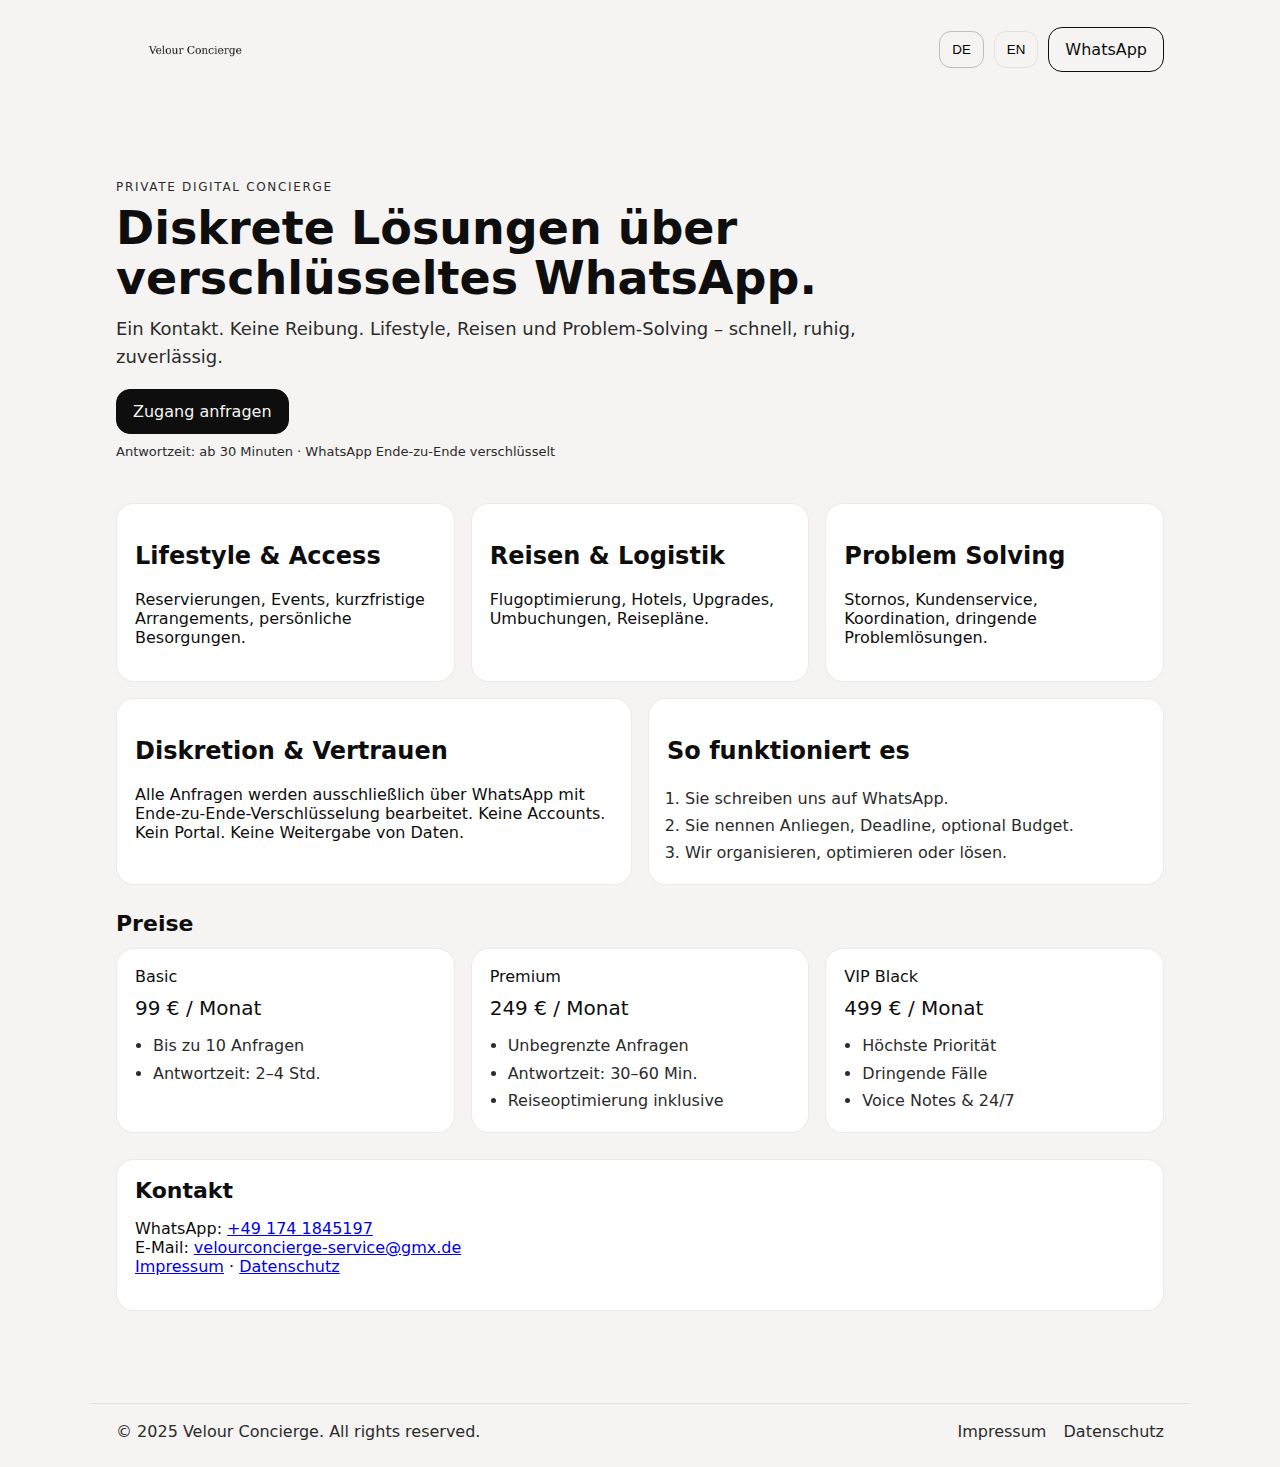
<file: index.html>
<!doctype html>
<html lang="de">
<head>
  <meta charset="utf-8" />
  <meta name="viewport" content="width=device-width,initial-scale=1" />
  <title>Velour Concierge – Private Digital Concierge</title>
  <meta name="description" content="Diskrete Lösungen über verschlüsseltes WhatsApp. Lifestyle, Reisen, Problem Solving. Antwortzeit ab 30 Minuten." />
  <link rel="icon" type="image/png" href="favicon.png" />
  <link rel="stylesheet" href="styles.css" />
</head>
<body>
  <header class="wrap header">
    <a class="brand" href="index.html">
      <img class="logo" src="assets/logo-wordmark-light.png" alt="Velour Concierge" />
    </a>
    <div class="top-actions">
      <button class="lang" id="langDE" aria-label="Deutsch">DE</button>
      <button class="lang" id="langEN" aria-label="English">EN</button>
      <a class="btn" href="https://wa.me/491741845197" target="_blank" rel="noopener">WhatsApp</a>
    </div>
  </header>

  <main class="wrap">
    <section class="hero">
      <div class="kicker" data-de="Private Digital Concierge" data-en="Private Digital Concierge">Private Digital Concierge</div>
      <h1 data-de="Diskrete Lösungen über verschlüsseltes WhatsApp." data-en="Discreet solutions via encrypted WhatsApp.">Diskrete Lösungen über verschlüsseltes WhatsApp.</h1>
      <p class="lead"
         data-de="Ein Kontakt. Keine Reibung. Lifestyle, Reisen und Problem-Solving – schnell, ruhig, zuverlässig."
         data-en="One contact. Zero friction. Lifestyle, travel and problem-solving – fast, calm, reliable.">
         Ein Kontakt. Keine Reibung. Lifestyle, Reisen und Problem-Solving – schnell, ruhig, zuverlässig.
      </p>

      <div class="cta">
        <a class="btn btn-primary" href="https://wa.me/491741845197" target="_blank" rel="noopener"
           data-de="Zugang anfragen" data-en="Request access">Zugang anfragen</a>
        <div class="meta"
             data-de="Antwortzeit: ab 30 Minuten · WhatsApp Ende-zu-Ende verschlüsselt"
             data-en="Response time: from 30 minutes · WhatsApp end-to-end encrypted">
             Antwortzeit: ab 30 Minuten · WhatsApp Ende-zu-Ende verschlüsselt
        </div>
      </div>
    </section>

    <section class="grid">
      <article class="card">
        <h2 data-de="Lifestyle & Access" data-en="Lifestyle & Access">Lifestyle & Access</h2>
        <p data-de="Reservierungen, Events, kurzfristige Arrangements, persönliche Besorgungen."
           data-en="Reservations, events, last-minute arrangements, personal requests.">
           Reservierungen, Events, kurzfristige Arrangements, persönliche Besorgungen.
        </p>
      </article>
      <article class="card">
        <h2 data-de="Reisen & Logistik" data-en="Travel & Logistics">Reisen & Logistik</h2>
        <p data-de="Flugoptimierung, Hotels, Upgrades, Umbuchungen, Reisepläne."
           data-en="Flight optimization, hotels, upgrades, rebookings, itineraries.">
           Flugoptimierung, Hotels, Upgrades, Umbuchungen, Reisepläne.
        </p>
      </article>
      <article class="card">
        <h2 data-de="Problem Solving" data-en="Problem Solving">Problem Solving</h2>
        <p data-de="Stornos, Kundenservice, Koordination, dringende Problemlösungen."
           data-en="Cancellations, customer service, coordination, urgent problem solving.">
           Stornos, Kundenservice, Koordination, dringende Problemlösungen.
        </p>
      </article>
    </section>

    <section class="split">
      <div class="card">
        <h2 data-de="Diskretion & Vertrauen" data-en="Discretion & Trust">Diskretion & Vertrauen</h2>
        <p data-de="Alle Anfragen werden ausschließlich über WhatsApp mit Ende-zu-Ende-Verschlüsselung bearbeitet. Keine Accounts. Kein Portal. Keine Weitergabe von Daten."
           data-en="All requests are handled exclusively via WhatsApp with end-to-end encryption. No accounts. No portal. No data resale.">
           Alle Anfragen werden ausschließlich über WhatsApp mit Ende-zu-Ende-Verschlüsselung bearbeitet. Keine Accounts. Kein Portal. Keine Weitergabe von Daten.
        </p>
      </div>
      <div class="card">
        <h2 data-de="So funktioniert es" data-en="How it works">So funktioniert es</h2>
        <ol class="steps">
          <li data-de="Sie schreiben uns auf WhatsApp." data-en="You message us on WhatsApp.">Sie schreiben uns auf WhatsApp.</li>
          <li data-de="Sie nennen Anliegen, Deadline, optional Budget." data-en="You share request, deadline, optional budget.">Sie nennen Anliegen, Deadline, optional Budget.</li>
          <li data-de="Wir organisieren, optimieren oder lösen." data-en="We organize, optimize or resolve.">Wir organisieren, optimieren oder lösen.</li>
        </ol>
      </div>
    </section>

    <section class="block">
      <h2 data-de="Preise" data-en="Pricing">Preise</h2>
      <div class="pricing">
        <div class="card price">
          <div class="tier">Basic</div>
          <div class="amount" data-de="99 € / Monat" data-en="€99 / month">99 € / Monat</div>
          <ul>
            <li data-de="Bis zu 10 Anfragen" data-en="Up to 10 requests">Bis zu 10 Anfragen</li>
            <li data-de="Antwortzeit: 2–4 Std." data-en="Response: 2–4 hrs">Antwortzeit: 2–4 Std.</li>
          </ul>
        </div>
        <div class="card price">
          <div class="tier">Premium</div>
          <div class="amount" data-de="249 € / Monat" data-en="€249 / month">249 € / Monat</div>
          <ul>
            <li data-de="Unbegrenzte Anfragen" data-en="Unlimited requests">Unbegrenzte Anfragen</li>
            <li data-de="Antwortzeit: 30–60 Min." data-en="Response: 30–60 min">Antwortzeit: 30–60 Min.</li>
            <li data-de="Reiseoptimierung inklusive" data-en="Travel optimization included">Reiseoptimierung inklusive</li>
          </ul>
        </div>
        <div class="card price">
          <div class="tier">VIP Black</div>
          <div class="amount" data-de="499 € / Monat" data-en="€499 / month">499 € / Monat</div>
          <ul>
            <li data-de="Höchste Priorität" data-en="Highest priority">Höchste Priorität</li>
            <li data-de="Dringende Fälle" data-en="Urgent cases">Dringende Fälle</li>
            <li data-de="Voice Notes & 24/7" data-en="Voice notes & 24/7">Voice Notes & 24/7</li>
          </ul>
        </div>
      </div>
    </section>

    <section class="block card">
      <h2 data-de="Kontakt" data-en="Contact">Kontakt</h2>
      <p>
        WhatsApp: <a href="https://wa.me/491741845197" target="_blank" rel="noopener">+49 174 1845197</a><br/>
        E-Mail: <a href="mailto:velourconcierge-service@gmx.de">velourconcierge-service@gmx.de</a><br/>
        <a href="impressum.html">Impressum</a> · <a href="datenschutz.html">Datenschutz</a>
      </p>
    </section>
  </main>

  <footer class="wrap footer">
    <div>© 2025 Velour Concierge. All rights reserved.</div>
    <div class="links">
      <a href="impressum.html" data-de="Impressum" data-en="Imprint">Impressum</a>
      <a href="datenschutz.html" data-de="Datenschutz" data-en="Privacy">Datenschutz</a>
    </div>
  </footer>

  <script src="script.js"></script>
</body>
</html>
</file>
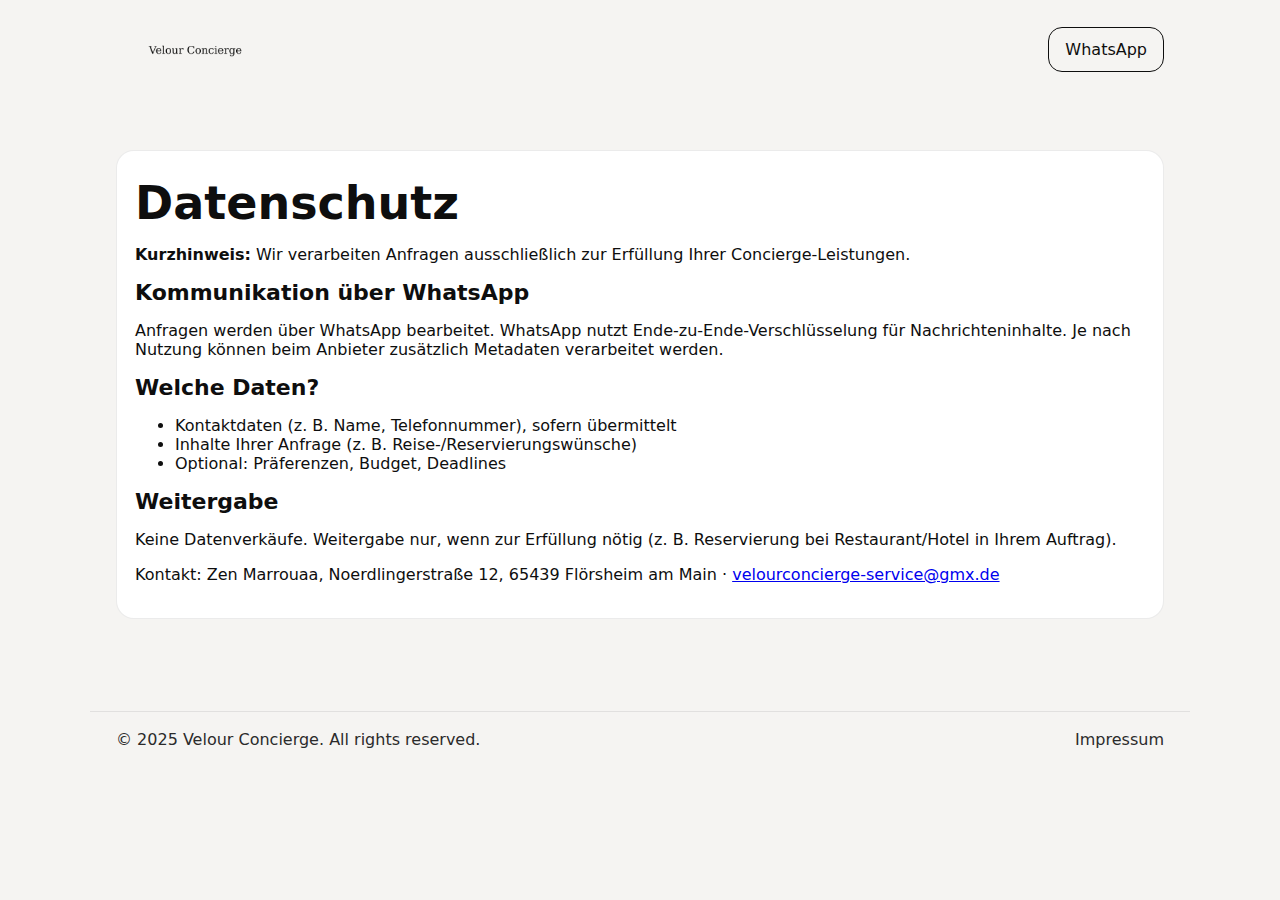
<file: datenschutz.html>
<!doctype html><html lang="de"><head><meta charset="utf-8"><meta name="viewport" content="width=device-width,initial-scale=1"><title>Datenschutz – Velour Concierge</title><link rel="icon" href="favicon.png"><link rel="stylesheet" href="styles.css"></head><body>
<header class="wrap header"><a class="brand" href="index.html"><img class="logo" src="assets/logo-wordmark-light.png" alt="Velour Concierge"></a><a class="btn" href="https://wa.me/491741845197" target="_blank" rel="noopener">WhatsApp</a></header>
<main class="wrap"><section class="block card"><h1>Datenschutz</h1>
<p><b>Kurzhinweis:</b> Wir verarbeiten Anfragen ausschließlich zur Erfüllung Ihrer Concierge-Leistungen.</p>
<h2>Kommunikation über WhatsApp</h2>
<p>Anfragen werden über WhatsApp bearbeitet. WhatsApp nutzt Ende-zu-Ende-Verschlüsselung für Nachrichteninhalte. Je nach Nutzung können beim Anbieter zusätzlich Metadaten verarbeitet werden.</p>
<h2>Welche Daten?</h2>
<ul><li>Kontaktdaten (z. B. Name, Telefonnummer), sofern übermittelt</li><li>Inhalte Ihrer Anfrage (z. B. Reise-/Reservierungswünsche)</li><li>Optional: Präferenzen, Budget, Deadlines</li></ul>
<h2>Weitergabe</h2>
<p>Keine Datenverkäufe. Weitergabe nur, wenn zur Erfüllung nötig (z. B. Reservierung bei Restaurant/Hotel in Ihrem Auftrag).</p>
<p>Kontakt: Zen Marrouaa, Noerdlingerstraße 12, 65439 Flörsheim am Main · <a href="mailto:velourconcierge-service@gmx.de">velourconcierge-service@gmx.de</a></p>
</section></main>
<footer class="wrap footer"><div>© 2025 Velour Concierge. All rights reserved.</div><div class="links"><a href="impressum.html">Impressum</a></div></footer>
</body></html>
</file>
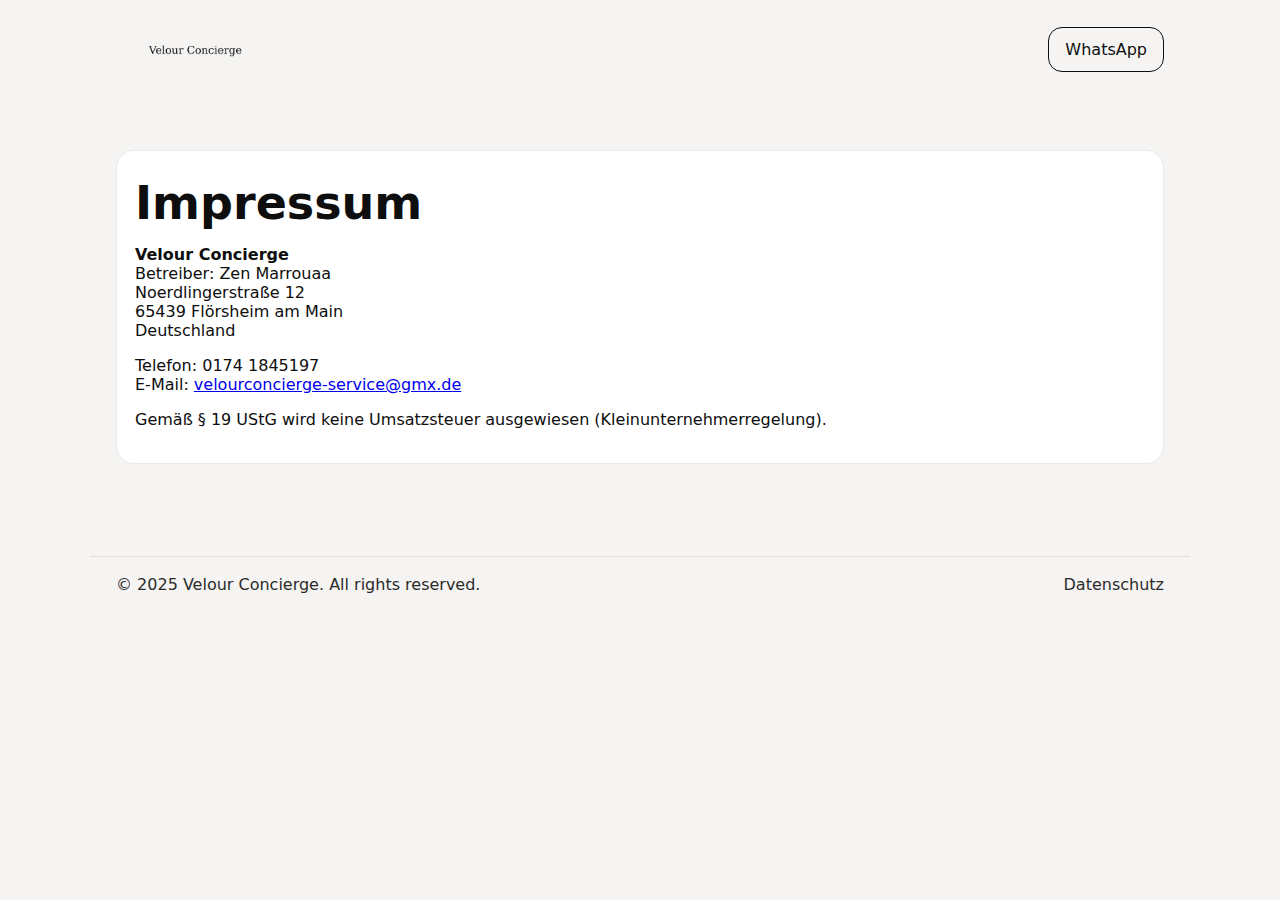
<file: impressum.html>
<!doctype html><html lang="de"><head><meta charset="utf-8"><meta name="viewport" content="width=device-width,initial-scale=1"><title>Impressum – Velour Concierge</title><link rel="icon" href="favicon.png"><link rel="stylesheet" href="styles.css"></head><body>
<header class="wrap header"><a class="brand" href="index.html"><img class="logo" src="assets/logo-wordmark-light.png" alt="Velour Concierge"></a><a class="btn" href="https://wa.me/491741845197" target="_blank" rel="noopener">WhatsApp</a></header>
<main class="wrap"><section class="block card"><h1>Impressum</h1>
<p><b>Velour Concierge</b><br>Betreiber: Zen Marrouaa<br>Noerdlingerstraße 12<br>65439 Flörsheim am Main<br>Deutschland</p>
<p>Telefon: 0174 1845197<br>E-Mail: <a href="mailto:velourconcierge-service@gmx.de">velourconcierge-service@gmx.de</a></p>
<p>Gemäß § 19 UStG wird keine Umsatzsteuer ausgewiesen (Kleinunternehmerregelung).</p>
</section></main>
<footer class="wrap footer"><div>© 2025 Velour Concierge. All rights reserved.</div><div class="links"><a href="datenschutz.html">Datenschutz</a></div></footer>
</body></html>
</file>
<file: styles.css>
:root{--bg:#F5F4F2;--fg:#0E0E0E;--muted:#2B2B2B;--card:#fff;--border:rgba(0,0,0,.08);--radius:18px;}
*{box-sizing:border-box}
body{margin:0;background:var(--bg);color:var(--fg);font-family:system-ui,-apple-system,Segoe UI,Roboto,Arial}
.wrap{max-width:1100px;margin:0 auto;padding:26px}
.header{display:flex;align-items:center;justify-content:space-between;gap:16px}
.logo{height:46px;display:block}
.top-actions{display:flex;align-items:center;gap:10px}
.lang{border:1px solid var(--border);background:transparent;padding:10px 12px;border-radius:12px;cursor:pointer}
.lang.active{border-color:rgba(0,0,0,.22)}
.btn{display:inline-block;padding:12px 16px;border:1px solid var(--fg);border-radius:14px;color:var(--fg);text-decoration:none}
.btn-primary{background:var(--fg);color:var(--bg)}
.hero{padding:56px 0 26px}
.kicker{letter-spacing:.14em;text-transform:uppercase;font-size:12px;color:var(--muted)}
h1{font-size:46px;line-height:1.08;margin:10px 0 12px;max-width:880px}
.lead{font-size:18px;line-height:1.55;color:var(--muted);max-width:760px;margin:0}
.cta{margin-top:18px}
.meta{margin-top:10px;font-size:13px;color:var(--muted)}
.grid{display:grid;grid-template-columns:repeat(3,1fr);gap:16px;margin-top:18px}
.card{background:var(--card);border:1px solid var(--border);border-radius:var(--radius);padding:18px}
.split{display:grid;grid-template-columns:1fr 1fr;gap:16px;margin:16px 0}
.steps{margin:0;padding-left:18px;color:var(--muted);line-height:1.7}
.block{margin:26px 0}
.block h2{margin:0 0 12px;font-size:22px}
.pricing{display:grid;grid-template-columns:repeat(3,1fr);gap:16px}
.amount{font-size:20px;margin:10px 0 12px}
.price ul{margin:0;padding-left:18px;color:var(--muted);line-height:1.7}
.footer{display:flex;justify-content:space-between;align-items:center;gap:16px;border-top:1px solid var(--border);padding-top:18px;margin-top:40px;color:var(--muted)}
.links a{color:var(--muted);text-decoration:none;margin-left:12px}
@media (max-width: 950px){.grid,.pricing,.split{grid-template-columns:1fr}h1{font-size:36px}.logo{height:40px}}
</file>
